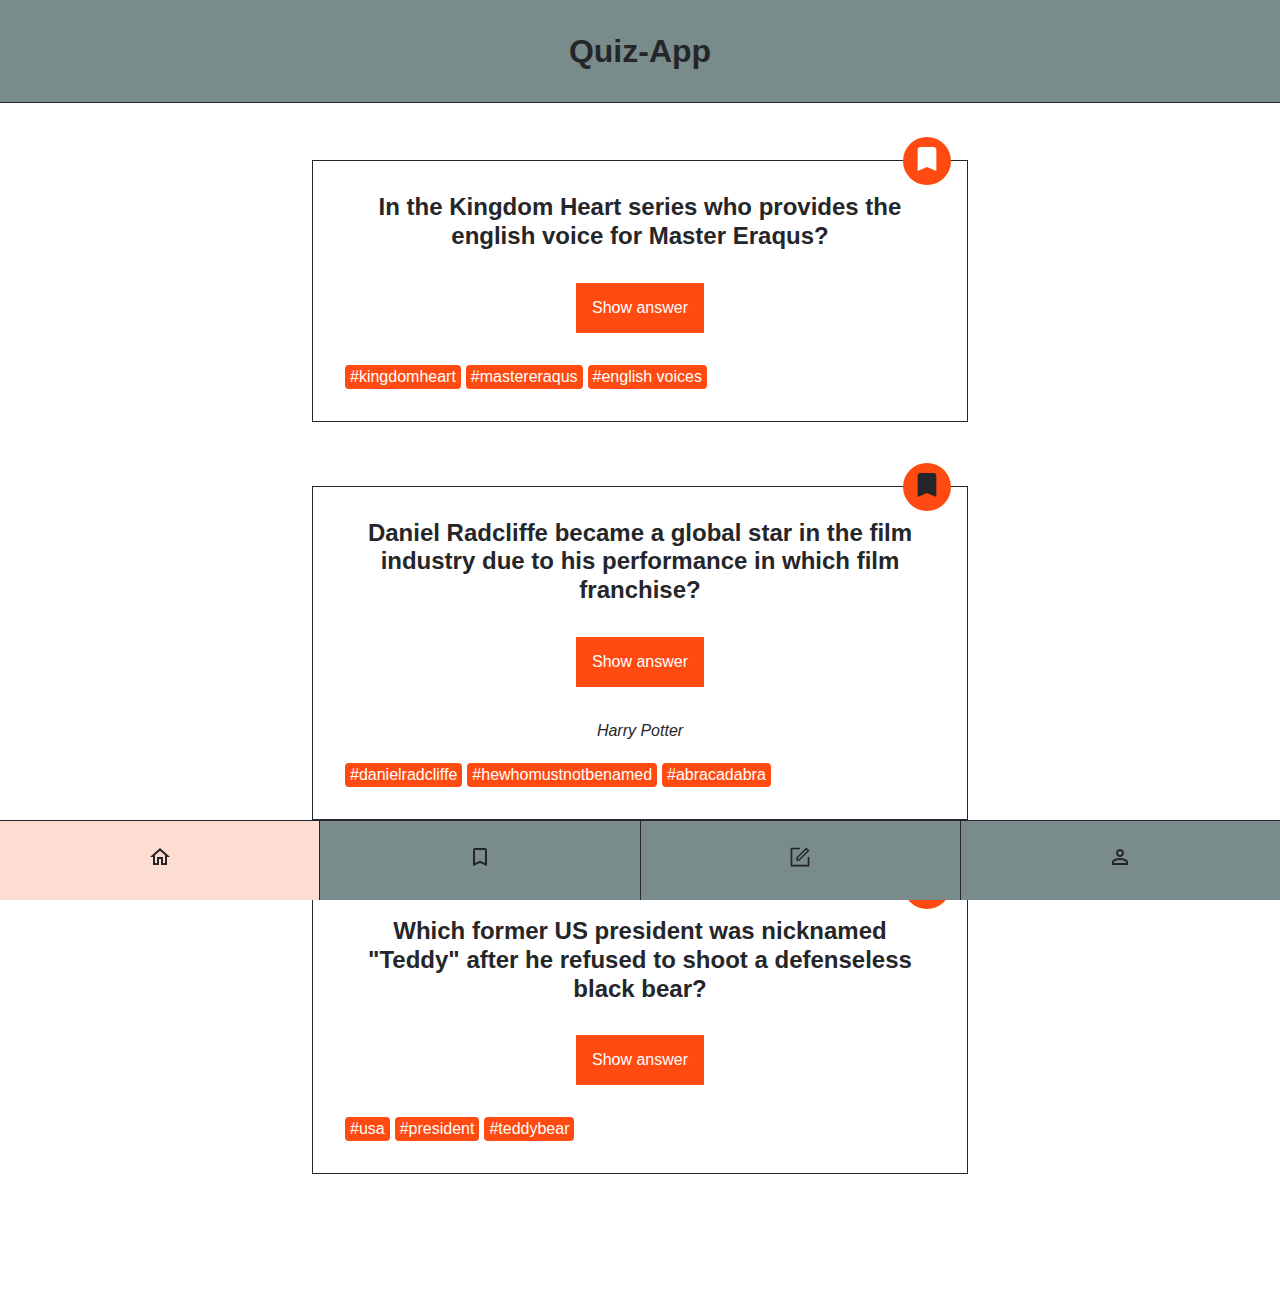
<file: index.html>
<!DOCTYPE html>
<html lang="en">
  <head>
    <meta charset="UTF-8" />
    <meta http-equiv="X-UA-Compatible" content="IE=edge" />
    <meta name="viewport" content="width=device-width, initial-scale=1.0" />
    <title>Quiz-App</title>
    <link rel="stylesheet" href="/css/styles.css" />
    <script src="/js/index.js" defer></script>
  </head>
  <body>
    <header class="header">
      <h1 class="header__title">Quiz-App</h1>
    </header>
    <main>
      <ul class="card-list">
        <!--
                FIRST CARD
              -->
        <li class="card-list__item">
          <article class="card">
            <h2 class="card__question">
              In the Kingdom Heart series who provides the english voice for
              Master Eraqus?
            </h2>
            <button
              class="card__button-answer"
              type="button"
              data-js="card__button-answer"
            >
              Show answer
            </button>
            <p class="card__answer" data-js="card__answer">Mark Hamill</p>
            <ul class="card__tag-list">
              <li class="card__tag-list-item">#kingdomheart</li>
              <li class="card__tag-list-item">#mastereraqus</li>
              <li class="card__tag-list-item">#english voices</li>
            </ul>
            <div class="card__button-bookmark">
              <button
                class="bookmark"
                aria-label="bookmark"
                type="button"
                data-js="button__bookmark1"
              >
                <svg
                  class="bookmark__icon"
                  xmlns="http://www.w3.org/2000/svg"
                  viewbox="0 0 24 24"
                  data-js="button__bookmark--icon1"
                >
                  <path
                    d="M17 3H7c-1.1 0-2 .9-2 2v16l7-3 7 3V5c0-1.1-.9-2-2-2z"
                  />
                </svg>
              </button>
            </div>
          </article>
        </li>
        <!--
                SECOND CARD
              -->
        <li class="card-list__item">
          <article class="card">
            <h2 class="card__question">
              Daniel Radcliffe became a global star in the film industry due to
              his performance in which film franchise?
            </h2>
            <button class="card__button-answer" type="button">
              Show answer
            </button>
            <p class="card__answer card__answer--active">Harry Potter</p>
            <ul class="card__tag-list">
              <li class="card__tag-list-item">#danielradcliffe</li>
              <li class="card__tag-list-item">#hewhomustnotbenamed</li>
              <li class="card__tag-list-item">#abracadabra</li>
            </ul>
            <div class="card__button-bookmark">
              <button
                class="bookmark bookmark--active"
                aria-label="bookmark"
                type="button"
                data-js="button__bookmark2"
              >
                <svg
                  class="bookmark__icon"
                  xmlns="http://www.w3.org/2000/svg"
                  viewbox="0 0 24 24"
                  data-js="button__bookmark--icon2"
                >
                  <path
                    d="M17 3H7c-1.1 0-2 .9-2 2v16l7-3 7 3V5c0-1.1-.9-2-2-2z"
                  />
                </svg>
              </button>
            </div>
          </article>
        </li>
        <!--
                THIRD CARD
              -->
        <li class="card-list__item">
          <article class="card">
            <h2 class="card__question">
              Which former US president was nicknamed &quot;Teddy&quot; after he
              refused to shoot a defenseless black bear?
            </h2>
            <button class="card__button-answer" type="button">
              Show answer
            </button>
            <p class="card__answer">Theodore Roosevelt</p>
            <ul class="card__tag-list">
              <li class="card__tag-list-item">#usa</li>
              <li class="card__tag-list-item">#president</li>
              <li class="card__tag-list-item">#teddybear</li>
            </ul>
            <div class="card__button-bookmark">
              <button
                class="bookmark"
                aria-label="bookmark"
                type="button"
                data-js="button__bookmark3"
              >
                <svg
                  class="bookmark__icon"
                  xmlns="http://www.w3.org/2000/svg"
                  viewbox="0 0 24 24"
                  data-js="button__bookmark--icon3"
                >
                  <path
                    d="M17 3H7c-1.1 0-2 .9-2 2v16l7-3 7 3V5c0-1.1-.9-2-2-2z"
                  />
                </svg>
              </button>
            </div>
          </article>
        </li>
      </ul>
    </main>

    <nav class="navigation">
      <ul class="navigation__list">
        <li class="navigation__list-item navigation__list-item--active">
          <a
            class="navigation__link"
            href="/index.html"
            aria-label="go to home page"
          >
            <svg
              xmlns="http://www.w3.org/2000/svg"
              height="24px"
              viewbox="0 0 24 24"
              width="24px"
            >
              <path
                d="M12 5.69l5 4.5V18h-2v-6H9v6H7v-7.81l5-4.5M12 3L2 12h3v8h6v-6h2v6h6v-8h3L12 3z"
              />
            </svg>
          </a>
        </li>
        <li class="navigation__list-item">
          <a
            class="navigation__link"
            href="/pages/bookmarks.html"
            aria-label="go to bookmarks page"
          >
            <svg
              xmlns="http://www.w3.org/2000/svg"
              height="24px"
              viewbox="0 0 24 24"
              width="24px"
            >
              <path
                d="M17 3H7c-1.1 0-2 .9-2 2v16l7-3 7 3V5c0-1.1-.9-2-2-2zm0 15l-5-2.18L7 18V5h10v13z"
              />
            </svg>
          </a>
        </li>
        <li class="navigation__list-item">
          <a
            class="navigation__link"
            href="/pages/form.html"
            aria-label="go to form page"
          >
            <svg
              width="24px"
              height="24px"
              viewBox="0 0 1024 1024"
              xmlns="http://www.w3.org/2000/svg"
              class="icon"
            >
              <path
                d="M904 512h-56c-4.4 0-8 3.6-8 8v320H184V184h320c4.4 0 8-3.6 8-8v-56c0-4.4-3.6-8-8-8H144c-17.7 0-32 14.3-32 32v736c0 17.7 14.3 32 32 32h736c17.7 0 32-14.3 32-32V520c0-4.4-3.6-8-8-8z"
              />
              <path
                d="M355.9 534.9L354 653.8c-.1 8.9 7.1 16.2 16 16.2h.4l118-2.9c2-.1 4-.9 5.4-2.3l415.9-415c3.1-3.1 3.1-8.2 0-11.3L785.4 114.3c-1.6-1.6-3.6-2.3-5.7-2.3s-4.1.8-5.7 2.3l-415.8 415a8.3 8.3 0 0 0-2.3 5.6zm63.5 23.6L779.7 199l45.2 45.1-360.5 359.7-45.7 1.1.7-46.4z"
              />
            </svg>
          </a>
        </li>
        <li class="navigation__list-item">
          <a
            class="navigation__link"
            href="/pages/profile.html"
            aria-label="go to profile page"
          >
            <svg
              xmlns="http://www.w3.org/2000/svg"
              height="24px"
              viewbox="0 0 24 24"
              width="24px"
            >
              <path
                d="M12 6c1.1 0 2 .9 2 2s-.9 2-2 2-2-.9-2-2 .9-2 2-2m0 9c2.7 0 5.8 1.29 6 2v1H6v-.99c.2-.72 3.3-2.01 6-2.01m0-11C9.79 4 8 5.79 8 8s1.79 4 4 4 4-1.79 4-4-1.79-4-4-4zm0 9c-2.67 0-8 1.34-8 4v3h16v-3c0-2.66-5.33-4-8-4z"
              />
            </svg>
          </a>
        </li>
      </ul>
    </nav>
  </body>
</html>
</file>
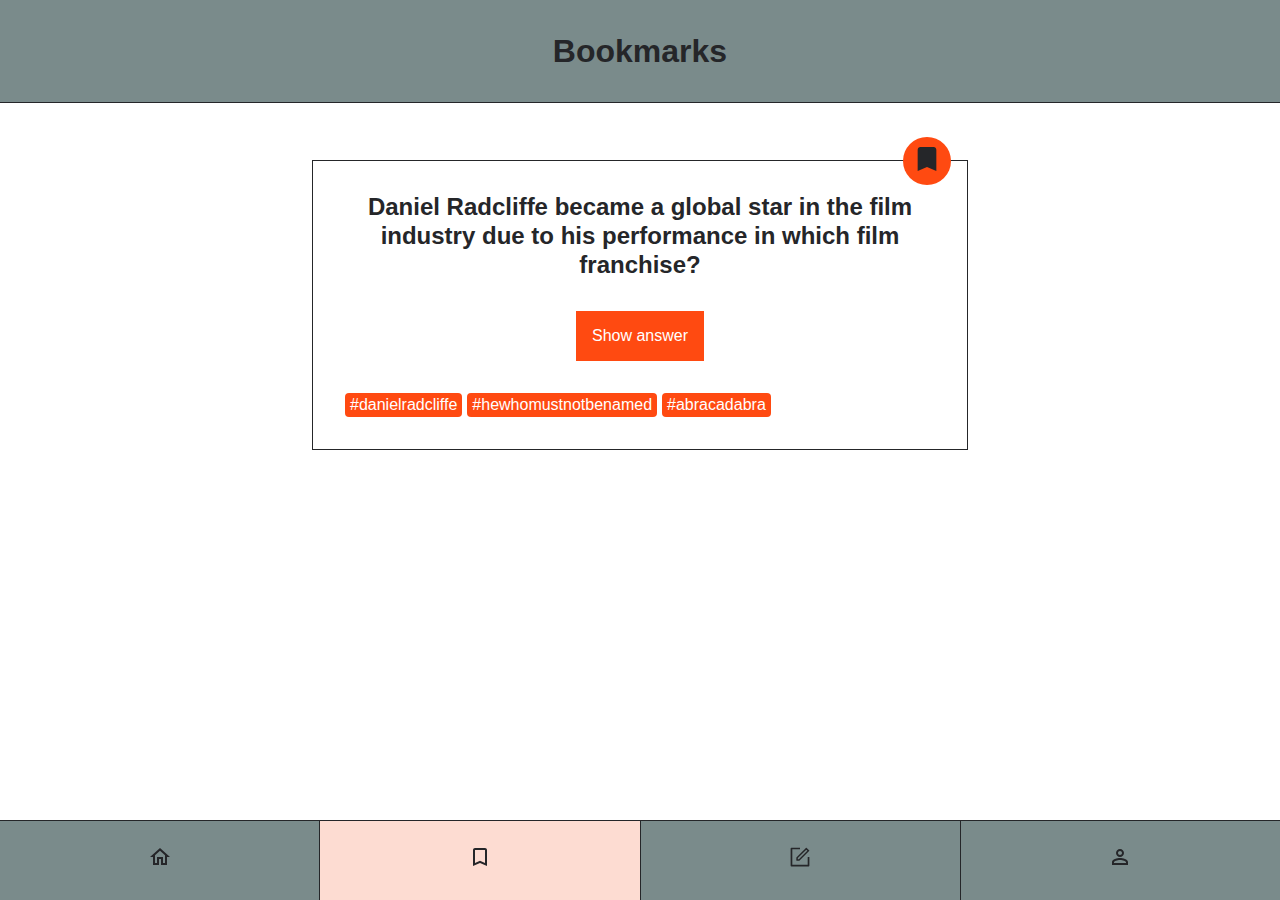
<file: pages/bookmarks.html>
<!DOCTYPE html>
<html lang="en">
  <head>
    <meta charset="UTF-8" />
    <meta http-equiv="X-UA-Compatible" content="IE=edge" />
    <meta name="viewport" content="width=device-width, initial-scale=1.0" />
    <title>Quiz-App</title>
    <link rel="stylesheet" href="/css/styles.css" />
    <script src="/js/index.js" defer></script>
  </head>
  <body>
    <header class="header">
      <h1 class="header__title">Bookmarks</h1>
    </header>
    <main>
      <ul class="card-list">
        <li class="card-list__item">
          <article class="card">
            <h2 class="card__question">
              Daniel Radcliffe became a global star in the film industry due to
              his performance in which film franchise?
            </h2>
            <button class="card__button-answer" type="button">
              Show answer
            </button>
            <p class="card__answer">Harry Potter</p>
            <ul class="card__tag-list">
              <li class="card__tag-list-item">#danielradcliffe</li>
              <li class="card__tag-list-item">#hewhomustnotbenamed</li>
              <li class="card__tag-list-item">#abracadabra</li>
            </ul>
            <div class="card__button-bookmark">
              <button
                class="bookmark bookmark--active"
                aria-label="bookmark"
                type="button"
              >
                <svg
                  class="bookmark__icon"
                  xmlns="http://www.w3.org/2000/svg"
                  viewbox="0 0 24 24"
                >
                  <path
                    d="M17 3H7c-1.1 0-2 .9-2 2v16l7-3 7 3V5c0-1.1-.9-2-2-2z"
                  />
                </svg>
              </button>
            </div>
          </article>
        </li>
      </ul>
    </main>

    <nav class="navigation">
      <ul class="navigation__list">
        <li class="navigation__list-item">
          <a
            class="navigation__link"
            href="/index.html"
            aria-label="go to home page"
          >
            <svg
              xmlns="http://www.w3.org/2000/svg"
              height="24px"
              viewbox="0 0 24 24"
              width="24px"
            >
              <path
                d="M12 5.69l5 4.5V18h-2v-6H9v6H7v-7.81l5-4.5M12 3L2 12h3v8h6v-6h2v6h6v-8h3L12 3z"
              />
            </svg>
          </a>
        </li>
        <li class="navigation__list-item navigation__list-item--active">
          <a
            class="navigation__link"
            href="/pages/bookmarks.html"
            aria-label="go to bookmarks page"
          >
            <svg
              xmlns="http://www.w3.org/2000/svg"
              height="24px"
              viewbox="0 0 24 24"
              width="24px"
            >
              <path
                d="M17 3H7c-1.1 0-2 .9-2 2v16l7-3 7 3V5c0-1.1-.9-2-2-2zm0 15l-5-2.18L7 18V5h10v13z"
              />
            </svg>
          </a>
        </li>
        <li class="navigation__list-item">
          <a
            class="navigation__link"
            href="/pages/form.html"
            aria-label="go to form page"
          >
            <svg
              width="24px"
              height="24px"
              viewBox="0 0 1024 1024"
              xmlns="http://www.w3.org/2000/svg"
              class="icon"
            >
              <path
                d="M904 512h-56c-4.4 0-8 3.6-8 8v320H184V184h320c4.4 0 8-3.6 8-8v-56c0-4.4-3.6-8-8-8H144c-17.7 0-32 14.3-32 32v736c0 17.7 14.3 32 32 32h736c17.7 0 32-14.3 32-32V520c0-4.4-3.6-8-8-8z"
              />
              <path
                d="M355.9 534.9L354 653.8c-.1 8.9 7.1 16.2 16 16.2h.4l118-2.9c2-.1 4-.9 5.4-2.3l415.9-415c3.1-3.1 3.1-8.2 0-11.3L785.4 114.3c-1.6-1.6-3.6-2.3-5.7-2.3s-4.1.8-5.7 2.3l-415.8 415a8.3 8.3 0 0 0-2.3 5.6zm63.5 23.6L779.7 199l45.2 45.1-360.5 359.7-45.7 1.1.7-46.4z"
              />
            </svg>
          </a>
        </li>
        <li class="navigation__list-item">
          <a
            class="navigation__link"
            href="/pages/profile.html"
            aria-label="go to profile page"
          >
            <svg
              xmlns="http://www.w3.org/2000/svg"
              height="24px"
              viewbox="0 0 24 24"
              width="24px"
            >
              <path
                d="M12 6c1.1 0 2 .9 2 2s-.9 2-2 2-2-.9-2-2 .9-2 2-2m0 9c2.7 0 5.8 1.29 6 2v1H6v-.99c.2-.72 3.3-2.01 6-2.01m0-11C9.79 4 8 5.79 8 8s1.79 4 4 4 4-1.79 4-4-1.79-4-4-4zm0 9c-2.67 0-8 1.34-8 4v3h16v-3c0-2.66-5.33-4-8-4z"
              />
            </svg>
          </a>
        </li>
      </ul>
    </nav>
  </body>
</html>
</file>
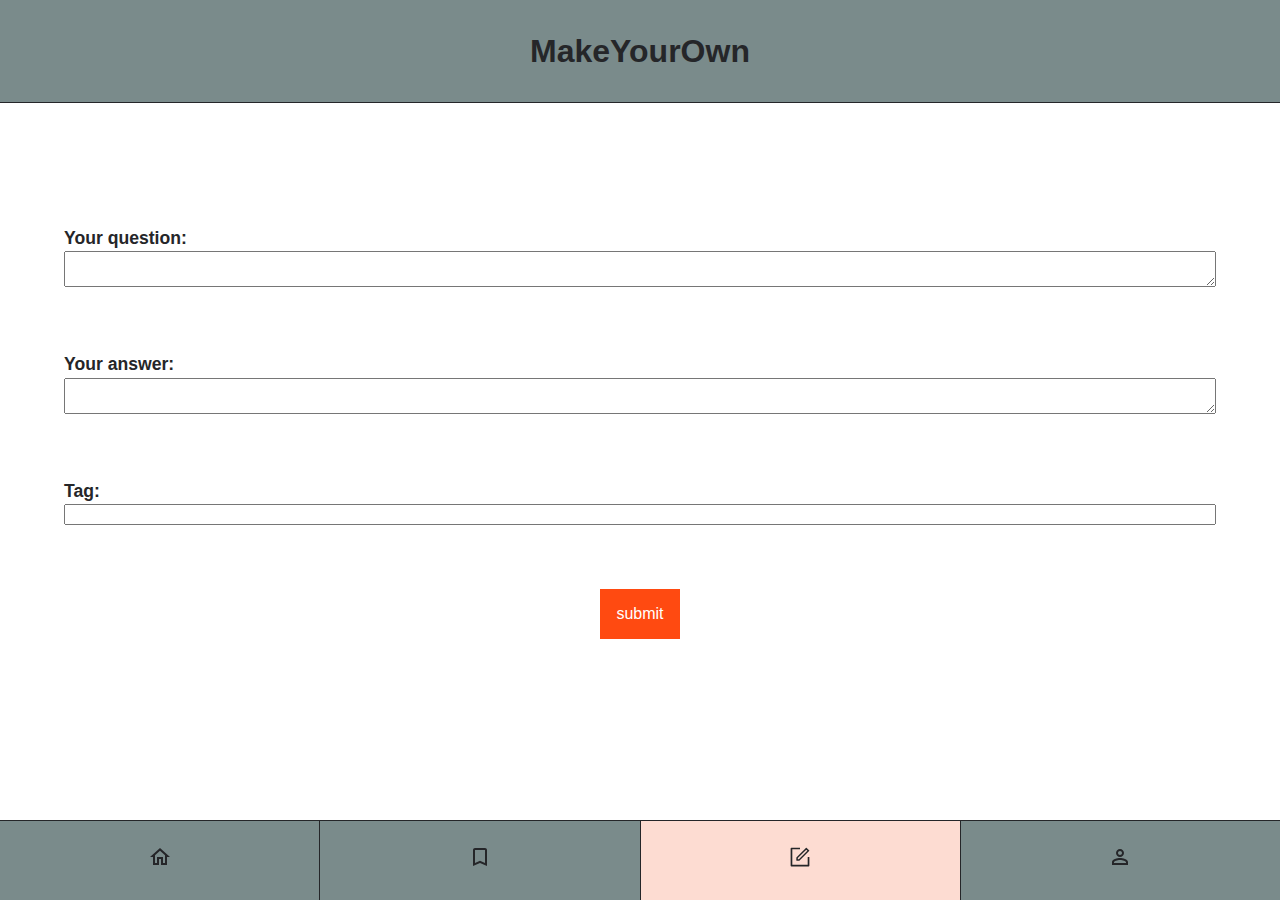
<file: pages/form.html>
<!DOCTYPE html>
<html lang="en">
  <head>
    <meta charset="UTF-8" />
    <meta http-equiv="X-UA-Compatible" content="IE=edge" />
    <meta name="viewport" content="width=device-width, initial-scale=1.0" />
    <link rel="stylesheet" href="/css/styles.css" />
    <script src="/js/index.js" defer></script>
    <title>Quiz-App</title>
  </head>
  <body>
    <header class="header">
      <h1 class="header__title">MakeYourOwn</h1>
    </header>
    <main>
      <form class="form" data-js="form">
        <label for="question" class="label"
          >Your question:
          <textarea
            name="question"
            id="question"
            class="textarea"
            data-js="question"
          ></textarea>
        </label>
        <label for="answer" class="label"
          >Your answer:
          <textarea
            class="textarea"
            id="answer"
            name="answer"
            data-js="answer"
          ></textarea>
        </label>
        <label class="label" for="tag">
          Tag:
          <input
            type="text"
            name="tag"
            id="tag"
            class="textarea"
            data-js="tag"
          />
        </label>
        <label for="submit">
          <button
            class="button--submit"
            id="submit"
            name="submit"
            data-js="submit"
            type="submit"
          >
            submit
          </button>
        </label>
      </form>
    </main>
    <nav class="navigation">
      <ul class="navigation__list">
        <li class="navigation__list-item">
          <a
            class="navigation__link"
            href="/index.html"
            aria-label="go to home page"
          >
            <svg
              xmlns="http://www.w3.org/2000/svg"
              height="24px"
              viewbox="0 0 24 24"
              width="24px"
            >
              <path
                d="M12 5.69l5 4.5V18h-2v-6H9v6H7v-7.81l5-4.5M12 3L2 12h3v8h6v-6h2v6h6v-8h3L12 3z"
              ></path>
            </svg>
          </a>
        </li>
        <li class="navigation__list-item">
          <a
            class="navigation__link"
            href="/pages/bookmarks.html"
            aria-label="go to bookmarks page"
          >
            <svg
              xmlns="http://www.w3.org/2000/svg"
              height="24px"
              viewbox="0 0 24 24"
              width="24px"
            >
              <path
                d="M17 3H7c-1.1 0-2 .9-2 2v16l7-3 7 3V5c0-1.1-.9-2-2-2zm0 15l-5-2.18L7 18V5h10v13z"
              />
            </svg>
          </a>
        </li>
        <li class="navigation__list-item navigation__list-item--active">
          <a
            class="navigation__link"
            href="/pages/form.html"
            aria-label="go to form page"
          >
            <svg
              width="24px"
              height="24px"
              viewBox="0 0 1024 1024"
              xmlns="http://www.w3.org/2000/svg"
              class="icon"
            >
              <path
                d="M904 512h-56c-4.4 0-8 3.6-8 8v320H184V184h320c4.4 0 8-3.6 8-8v-56c0-4.4-3.6-8-8-8H144c-17.7 0-32 14.3-32 32v736c0 17.7 14.3 32 32 32h736c17.7 0 32-14.3 32-32V520c0-4.4-3.6-8-8-8z"
              />
              <path
                d="M355.9 534.9L354 653.8c-.1 8.9 7.1 16.2 16 16.2h.4l118-2.9c2-.1 4-.9 5.4-2.3l415.9-415c3.1-3.1 3.1-8.2 0-11.3L785.4 114.3c-1.6-1.6-3.6-2.3-5.7-2.3s-4.1.8-5.7 2.3l-415.8 415a8.3 8.3 0 0 0-2.3 5.6zm63.5 23.6L779.7 199l45.2 45.1-360.5 359.7-45.7 1.1.7-46.4z"
              />
            </svg>
          </a>
        </li>
        <li class="navigation__list-item">
          <a
            class="navigation__link"
            href="/pages/profile.html"
            aria-label="go to profile page"
          >
            <svg
              xmlns="http://www.w3.org/2000/svg"
              height="24px"
              viewbox="0 0 24 24"
              width="24px"
            >
              <path
                d="M12 6c1.1 0 2 .9 2 2s-.9 2-2 2-2-.9-2-2 .9-2 2-2m0 9c2.7 0 5.8 1.29 6 2v1H6v-.99c.2-.72 3.3-2.01 6-2.01m0-11C9.79 4 8 5.79 8 8s1.79 4 4 4 4-1.79 4-4-1.79-4-4-4zm0 9c-2.67 0-8 1.34-8 4v3h16v-3c0-2.66-5.33-4-8-4z"
              />
            </svg>
          </a>
        </li>
      </ul>
    </nav>
  </body>
</html>
</file>
<file: css/styles.css>
@import "/css/global.css";

@import "/css/components/bookmark/bookmark.css";
@import "/css/components/card-list/card-list.css";
@import "/css/components/card/card.css";
@import "/css/components/header/header.css";
@import "/css/components/navigation/navigation.css";
@import "/css/components/profile/profile.css";
@import "/css/components/counter-list/counter-list.css";
@import "/css/components/form/form.css";
</file>
